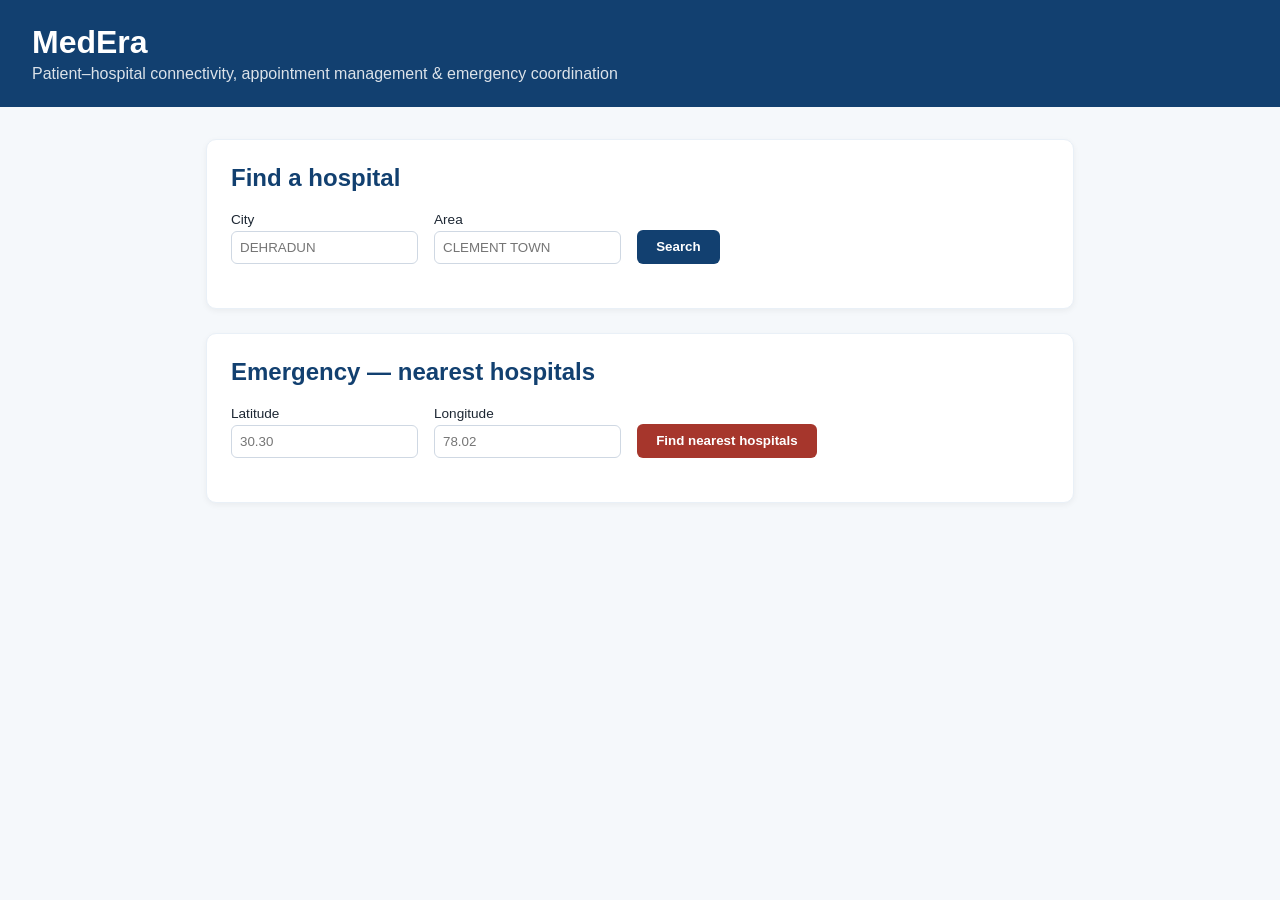
<file: index.html>
<!DOCTYPE html>
<html lang="en">
<head>
<meta charset="UTF-8">
<title>MedEra</title>
<link rel="stylesheet" href="style.css">
</head>
<body>
  <header>
    <h1>MedEra</h1>
    <p>Patient&ndash;hospital connectivity, appointment management &amp; emergency coordination</p>
  </header>

  <main>
    <section class="card">
      <h2>Find a hospital</h2>
      <form id="searchForm">
        <label>City
          <input type="text" id="cityInput" placeholder="DEHRADUN" required>
        </label>
        <label>Area
          <input type="text" id="areaInput" placeholder="CLEMENT TOWN" required>
        </label>
        <button type="submit">Search</button>
      </form>
      <div id="searchResults" class="results"></div>
    </section>

    <section class="card">
      <h2>Emergency &mdash; nearest hospitals</h2>
      <form id="emergencyForm">
        <label>Latitude
          <input type="number" step="any" id="latInput" placeholder="30.30" required>
        </label>
        <label>Longitude
          <input type="number" step="any" id="lonInput" placeholder="78.02" required>
        </label>
        <button type="submit" class="danger">Find nearest hospitals</button>
      </form>
      <div id="emergencyResults" class="results"></div>
    </section>
  </main>

  <script src="app.js"></script>
</body>
</html>
</file>
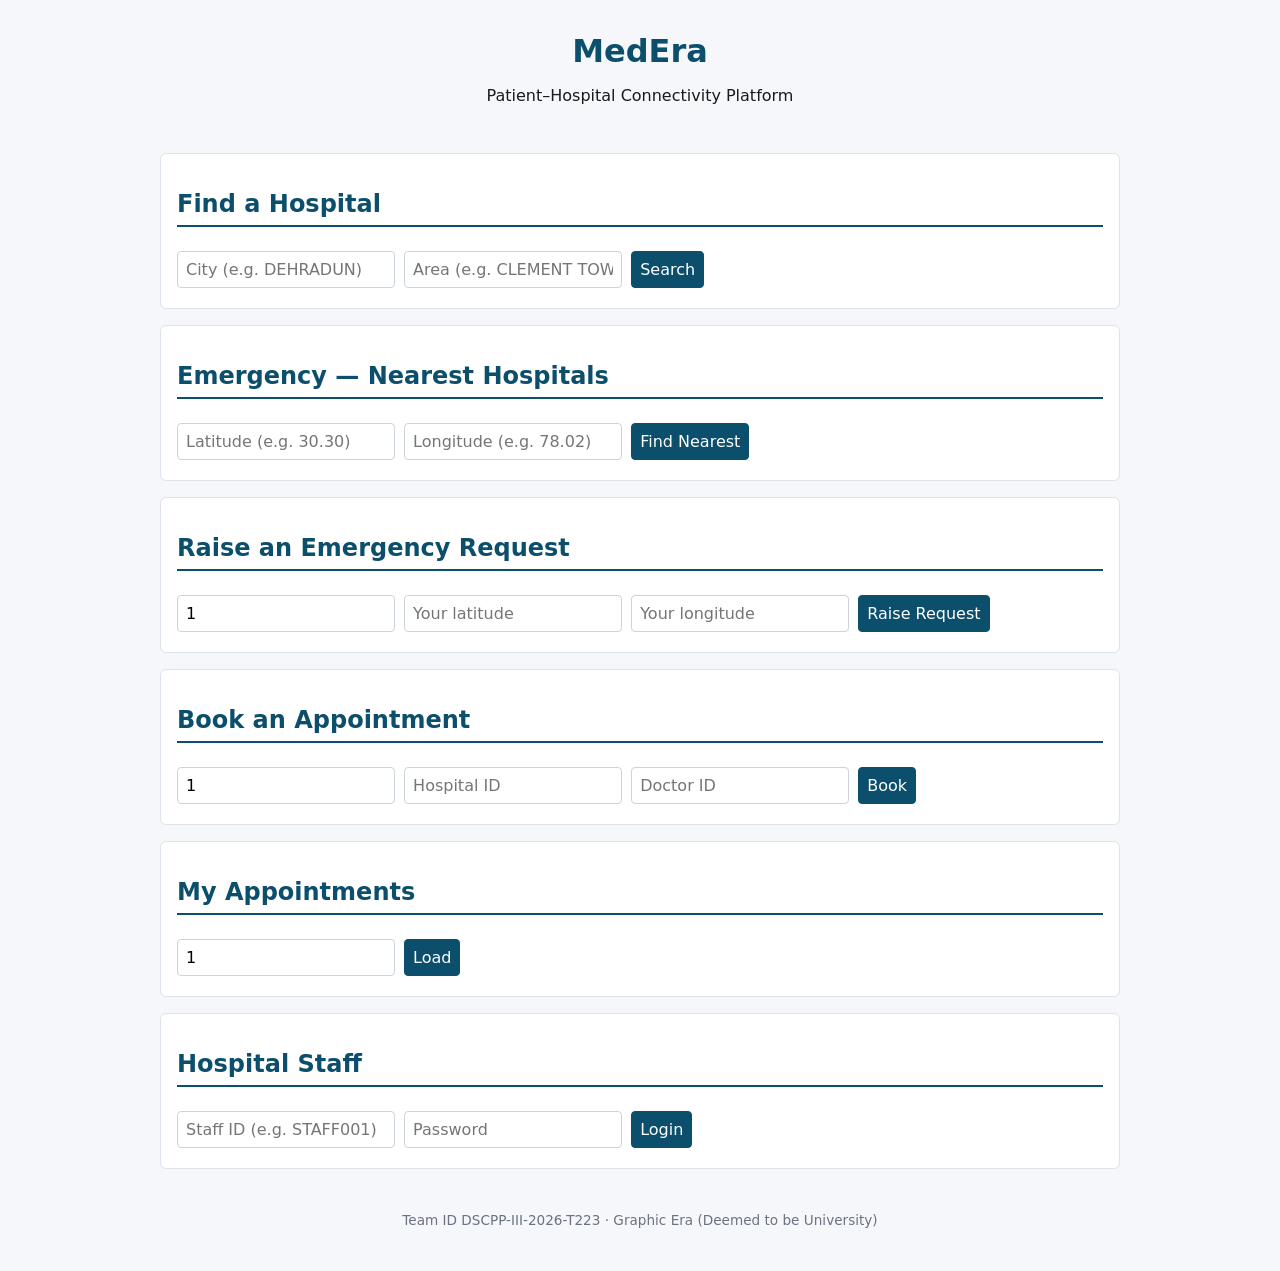
<file: web/index.html>
<!DOCTYPE html>
<html lang="en">
<head>
    <meta charset="UTF-8">
    <title>MedEra</title>
    <link rel="stylesheet" href="style.css">
</head>
<body>
<header>
    <h1>MedEra</h1>
    <p>Patient–Hospital Connectivity Platform</p>
</header>

<main>
    <!-- SEARCH HOSPITALS -->
    <section id="search">
        <h2>Find a Hospital</h2>
        <input id="searchCity" placeholder="City (e.g. DEHRADUN)">
        <input id="searchArea" placeholder="Area (e.g. CLEMENT TOWN)">
        <button onclick="searchHospitals()">Search</button>
        <div id="searchResults"></div>
    </section>

    <!-- EMERGENCY: NEAREST HOSPITALS -->
    <section id="emergency-search">
        <h2>Emergency — Nearest Hospitals</h2>
        <input id="emLat" placeholder="Latitude (e.g. 30.30)" type="number" step="0.0001">
        <input id="emLon" placeholder="Longitude (e.g. 78.02)" type="number" step="0.0001">
        <button onclick="findNearest()">Find Nearest</button>
        <div id="nearestResults"></div>
    </section>

    <!-- CREATE EMERGENCY REQUEST -->
    <section id="emergency-request">
        <h2>Raise an Emergency Request</h2>
        <input id="emPatientId" placeholder="Patient ID" type="number" value="1">
        <input id="emReqLat" placeholder="Your latitude" type="number" step="0.0001">
        <input id="emReqLon" placeholder="Your longitude" type="number" step="0.0001">
        <button onclick="raiseEmergency()">Raise Request</button>
        <div id="emergencyState"></div>
    </section>

    <!-- BOOK APPOINTMENT -->
    <section id="book">
        <h2>Book an Appointment</h2>
        <input id="bkPatient" placeholder="Patient ID" type="number" value="1">
        <input id="bkHospital" placeholder="Hospital ID" type="number">
        <input id="bkDoctor" placeholder="Doctor ID" type="number">
        <button onclick="bookAppointment()">Book</button>
        <div id="bookResult"></div>
    </section>

    <!-- MY APPOINTMENTS -->
    <section id="my-appts">
        <h2>My Appointments</h2>
        <input id="myPatient" placeholder="Patient ID" type="number" value="1">
        <button onclick="loadAppointments()">Load</button>
        <div id="appointmentList"></div>
    </section>

    <!-- STAFF LOGIN + BED UPDATE -->
    <section id="staff">
        <h2>Hospital Staff</h2>
        <input id="staffId" placeholder="Staff ID (e.g. STAFF001)">
        <input id="staffPass" placeholder="Password" type="password">
        <button onclick="staffLogin()">Login</button>
        <div id="staffResult"></div>

        <div id="bedUpdatePanel" style="display:none; margin-top: 1em;">
            <h3>Update Bed Availability</h3>
            <input id="bedHospital" placeholder="Hospital ID" type="number" readonly>
            <input id="bedCount" placeholder="Available beds" type="number" min="0">
            <button onclick="updateBeds()">Update</button>
            <div id="bedResult"></div>
        </div>
    </section>
</main>

<footer>
    <p>Team ID DSCPP-III-2026-T223 · Graphic Era (Deemed to be University)</p>
</footer>

<script src="app.js"></script>
</body>
</html>
</file>
<file: style.css>
:root {
  --navy: #124070;
  --ice: #e9f0f7;
  --red: #a6362c;
  --text: #1d2733;
}

* { box-sizing: border-box; }

body {
  font-family: "Segoe UI", Arial, sans-serif;
  margin: 0;
  background: #f5f8fb;
  color: var(--text);
}

header {
  background: var(--navy);
  color: white;
  padding: 1.5rem 2rem;
}

header h1 { margin: 0 0 0.25rem 0; }
header p { margin: 0; opacity: 0.85; }

main {
  max-width: 900px;
  margin: 2rem auto;
  padding: 0 1rem;
  display: grid;
  gap: 1.5rem;
}

.card {
  background: white;
  border: 1px solid var(--ice);
  border-radius: 10px;
  padding: 1.5rem;
  box-shadow: 0 2px 6px rgba(0,0,0,0.05);
}

.card h2 {
  margin-top: 0;
  color: var(--navy);
}

form {
  display: flex;
  gap: 1rem;
  flex-wrap: wrap;
  align-items: flex-end;
}

label {
  display: flex;
  flex-direction: column;
  font-size: 0.85rem;
  gap: 0.25rem;
}

input {
  padding: 0.5rem;
  border: 1px solid #cfd8e3;
  border-radius: 6px;
  min-width: 160px;
}

button {
  padding: 0.6rem 1.2rem;
  border: none;
  border-radius: 6px;
  background: var(--navy);
  color: white;
  cursor: pointer;
  font-weight: bold;
}

button.danger { background: var(--red); }

.results {
  margin-top: 1.25rem;
  display: grid;
  gap: 0.75rem;
}

.hospital-row {
  border: 1px solid var(--ice);
  border-radius: 8px;
  padding: 0.75rem 1rem;
  display: flex;
  justify-content: space-between;
  align-items: center;
}

.hospital-row .name { font-weight: bold; }
.hospital-row .meta { font-size: 0.85rem; color: #556; }
</file>
<file: web/style.css>
body {
    font-family: system-ui, sans-serif;
    max-width: 960px;
    margin: 0 auto;
    padding: 1em;
    background: #f5f7fa;
    color: #1a1a1a;
}

header, footer {
    text-align: center;
    padding: 1em 0;
}

h1 { margin: 0; color: #0b4f6c; }
h2 { color: #0b4f6c; border-bottom: 2px solid #0b4f6c; padding-bottom: .3em; }

section {
    background: white;
    border: 1px solid #dde3ea;
    border-radius: 6px;
    padding: 1em;
    margin: 1em 0;
}

input, button {
    font: inherit;
    padding: .5em;
    margin: .25em .25em .25em 0;
    border-radius: 4px;
    border: 1px solid #cbd3dc;
}

button {
    background: #0b4f6c;
    color: white;
    border-color: #0b4f6c;
    cursor: pointer;
}

button:hover { background: #0d6a8e; }

pre {
    background: #f0f4f8;
    border: 1px solid #e0e6ed;
    border-radius: 4px;
    padding: .75em;
    overflow-x: auto;
    font-size: .85em;
}

footer { color: #6b7280; font-size: .85em; }
</file>
